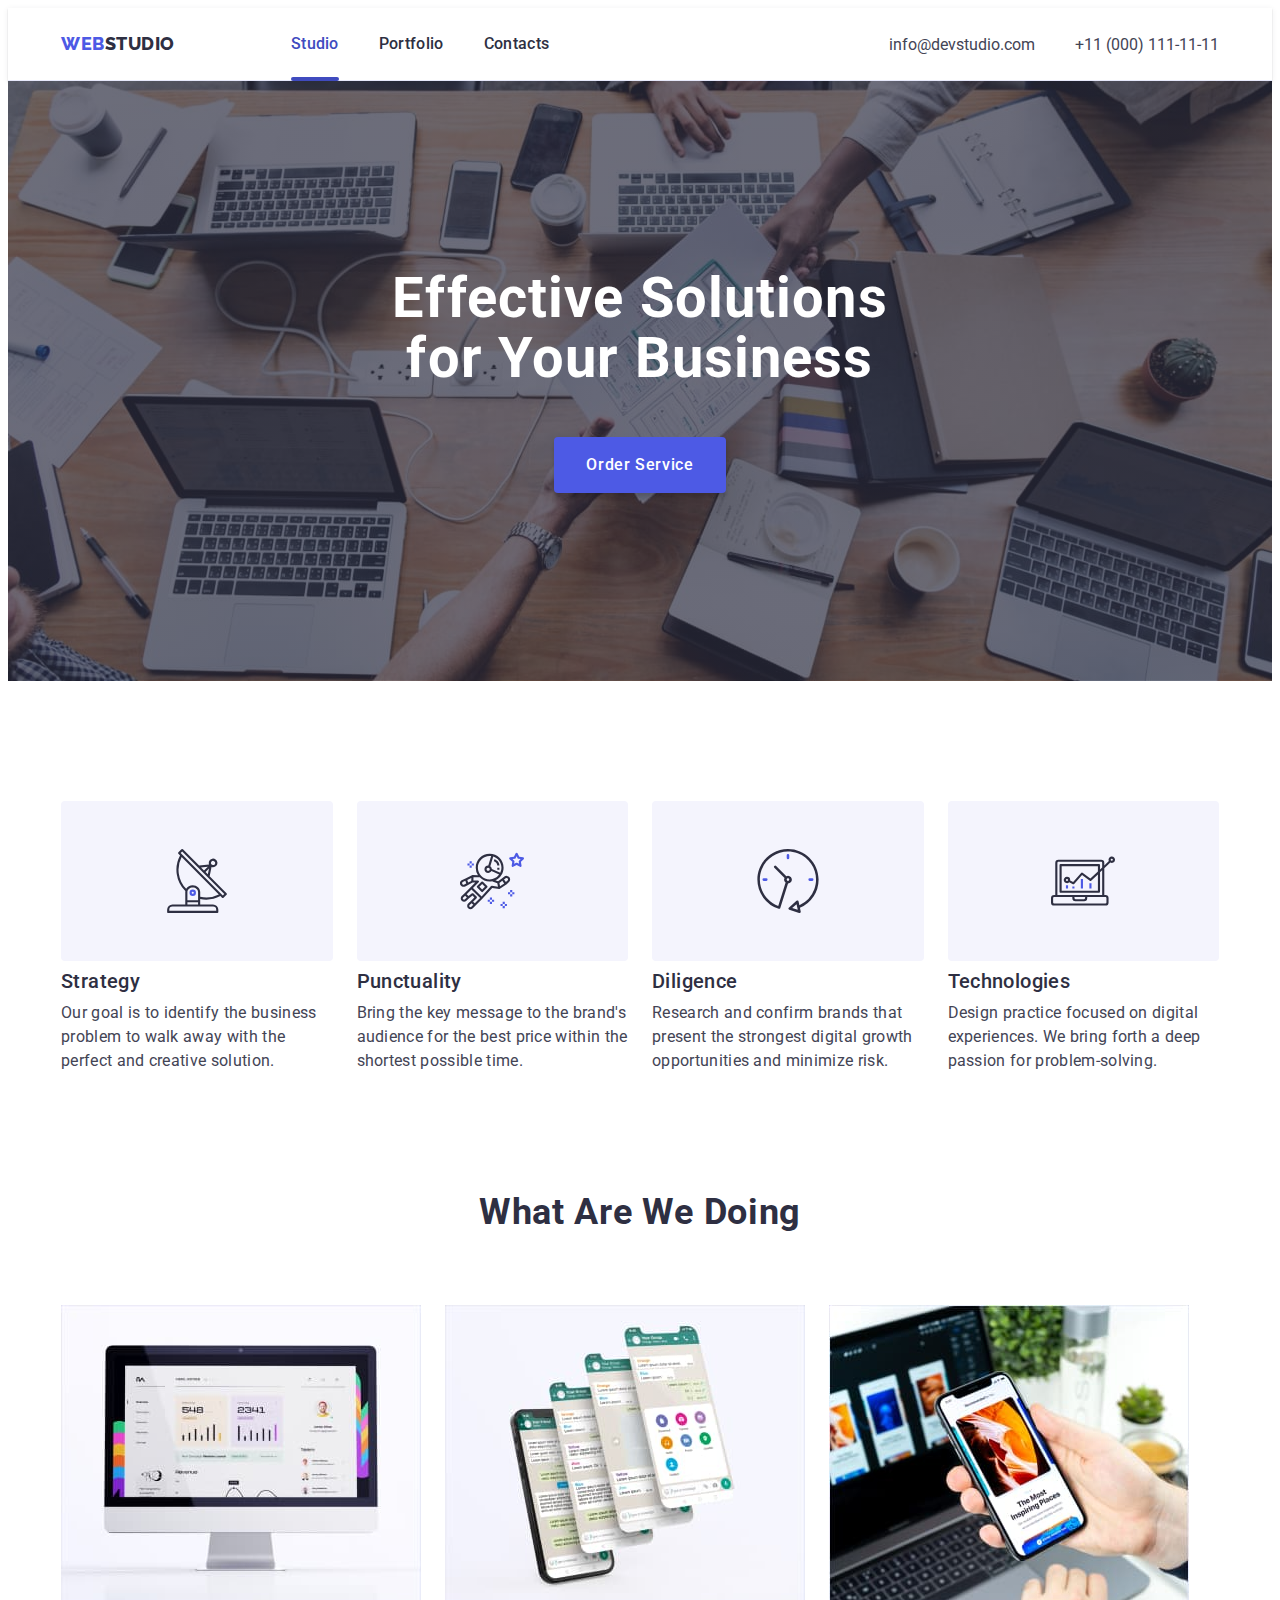
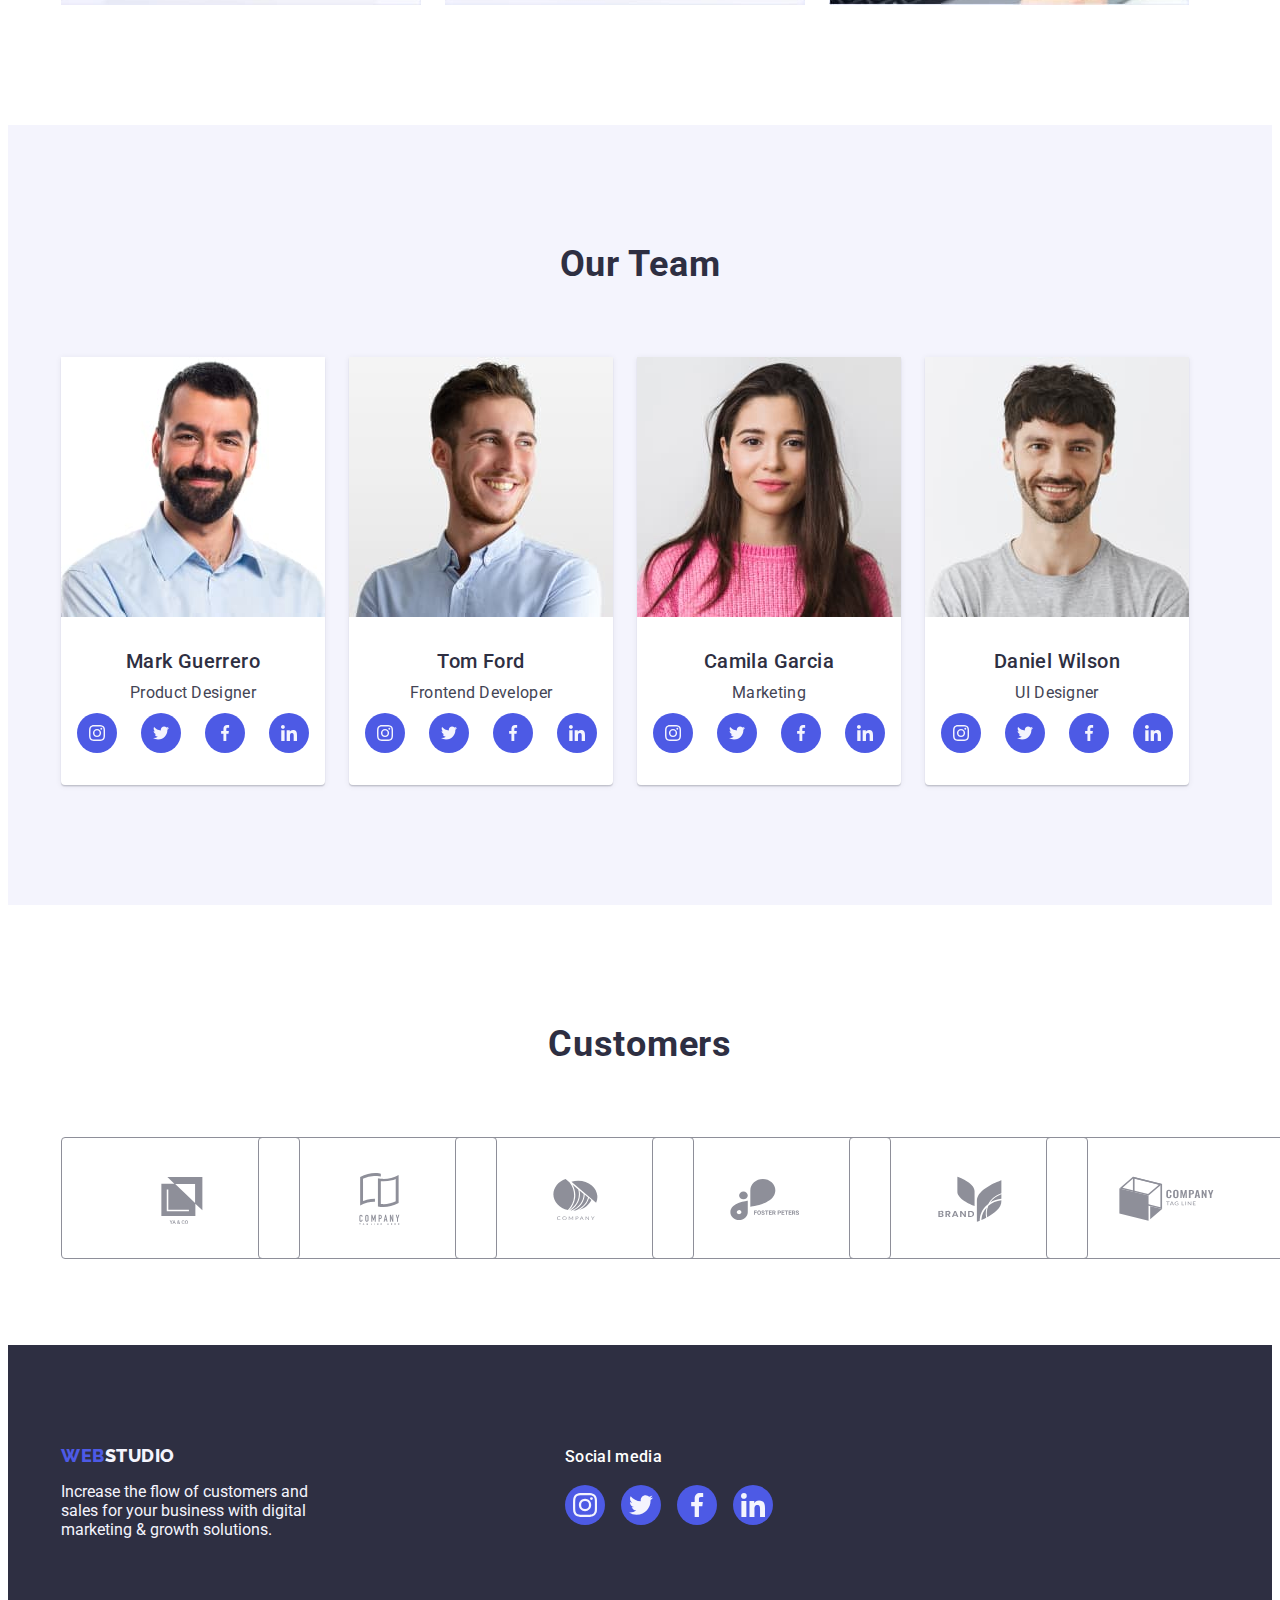
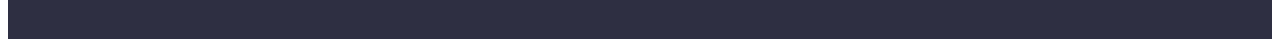
<file: index.html>
<!DOCTYPE html>
<html lang="en">
  <head>
    <meta charset="UTF-8" />
    <meta name="viewport" content="width=device-width, initial-scale=1.0" />
    <title>WebStudio</title>
    <link
      rel="stylesheet"
      href="https://cdnjs.cloudflare.com/ajax/libs/modern-normalize/2.0.0/modern-normalize.min.css"
      integrity="sha512-4xo8blKMVCiXpTaLzQSLSw3KFOVPWhm/TRtuPVc4WG6kUgjH6J03IBuG7JZPkcWMxJ5huwaBpOpnwYElP/m6wg=="
      crossorigin="anonymous"
      referrerpolicy="no-referrer"
    />
    <link rel="preconnect" href="https://fonts.googleapis.com" />
    <link rel="preconnect" href="https://fonts.gstatic.com" crossorigin />
    <link
      href="https://fonts.googleapis.com/css2?family=Raleway:wght@800&family=Roboto:wght@400;500;700;900&display=swap"
      rel="stylesheet"
    />
    <link rel="stylesheet" href="./css/styles.css" />
  </head>
  <body>
    <!-- Заголовок -->

    <header class="border">
      <div class="header-container container">
        <nav class="flex-header">
          <a href="./index.html" class="logo link"
            >Web<span class="logo-studio-header">Studio</span></a
          >
          <ul class="list flex-header">
            <li>
              <a href="./index.html" class="navigation link current">Studio</a>
            </li>
            <li>
              <a href="./portfolio.html" class="navigation link">Portfolio</a>
            </li>
            <li><a href="" class="navigation link">Contacts</a></li>
          </ul>
        </nav>
        <address class="address">
          <ul class="list flex-header">
            <li>
              <a href="mailto:info@devstudio.com" class="link-address link"
                >info@devstudio.com</a
              >
            </li>
            <li>
              <a href="tel:+110001111111" class="link-address link"
                >+11 (000) 111-11-11</a
              >
            </li>
          </ul>
        </address>
      </div>
    </header>

    <main>
      <section class="hero">
        <div class="container container-hero">
          <h1 class="hero-header">Effective Solutions for Your Business</h1>
          <button type="button" data-modal-open class="hero-button">
            Order Service
          </button>
        </div>
      </section>

      <!-- Переваги -->

      <section class="features">
        <div class="container">
          <h2 class="visually-hidden">Features</h2>
          <ul class="list features-flex">
            <li class="features-list-item">
              <div class="icons-fetures-container">
                <svg class="icons-features" width="64" height="64">
                  <use href="./images/icons.svg#icon-antenna"></use>
                </svg>
              </div>
              <h3 class="header-feature list-item">Strategy</h3>
              <p class="text">
                Our goal is to identify the business problem to walk away with
                the perfect and creative solution.
              </p>
            </li>
            <li class="features-list-item">
              <div class="icons-fetures-container">
                <svg class="icons-features" width="64" height="64">
                  <use href="./images/icons.svg#icon-astronaut"></use>
                </svg>
              </div>
              <h3 class="header-feature list-item">Punctuality</h3>
              <p class="text">
                Bring the key message to the brand's audience for the best price
                within the shortest possible time.
              </p>
            </li>
            <li class="features-list-item">
              <div class="icons-fetures-container">
                <svg class="icons-features" width="64" height="64">
                  <use href="./images/icons.svg#icon-clock"></use>
                </svg>
              </div>
              <h3 class="header-feature list-item">Diligence</h3>
              <p class="text">
                Research and confirm brands that present the strongest digital
                growth opportunities and minimize risk.
              </p>
            </li>
            <li class="features-list-item">
              <div class="icons-fetures-container">
                <svg class="icons-features" width="64" height="64">
                  <use href="./images/icons.svg#icon-diagram"></use>
                </svg>
              </div>
              <h3 class="header-feature list-item">Technologies</h3>
              <p class="text">
                Design practice focused on digital experiences. We bring forth a
                deep passion for problem-solving.
              </p>
            </li>
          </ul>
        </div>
      </section>

      <!-- Чим ми займаємось -->

      <section class="occupation-wrap">
        <div class="container">
          <h2 class="header-second occupation">What are we doing</h2>
          <ul class="list occupation-flex">
            <li class="occupation-flex">
              <img
                src="./images/Rectangle71-2.jpg"
                alt="Web Development"
                width="360"
              />
            </li>
            <li class="occupation-flex">
              <img
                src="./images/Rectangle71-1.jpg"
                alt="App Development"
                width="360"
              />
            </li>
            <li class="occupation-flex">
              <img
                src="./images/Rectangle71.jpg"
                alt="Web Design"
                width="360"
              />
            </li>
          </ul>
        </div>
      </section>

      <!-- Команда -->

      <section class="team">
        <div class="container">
          <h2 class="header-second team-header">Our Team</h2>
          <ul class="list team-flex">
            <li class="team-point">
              <img src="./images/img1.jpg" alt="Mark Guerrero" width="264" />
              <div class="team-item-container">
                <h3 class="header-feature team-item">Mark Guerrero</h3>
                <p class="text">Product Designer</p>

                <ul class="team-inside-list list">
                  <li class="team-inside-item">
                    <a href="" class="link team-inside-link">
                      <svg class="team-list-icons" width="16" height="16">
                        <use href="./images/icons.svg#icon-instagram"></use>
                      </svg>
                    </a>
                  </li>
                  <li class="team-inside-item">
                    <a href="" class="link team-inside-link">
                      <svg class="team-list-icons" width="16" height="16">
                        <use href="./images/icons.svg#icon-twitter"></use>
                      </svg>
                    </a>
                  </li>
                  <li class="team-inside-item">
                    <a href="" class="link team-inside-link">
                      <svg class="team-list-icons" width="16" height="16">
                        <use href="./images/icons.svg#icon-facebook"></use>
                      </svg>
                    </a>
                  </li>
                  <li class="team-inside-item">
                    <a href="" class="link team-inside-link">
                      <svg class="team-list-icons" width="16" height="16">
                        <use href="./images/icons.svg#icon-linkedin"></use>
                      </svg>
                    </a>
                  </li>
                </ul>
              </div>
            </li>
            <li class="team-point">
              <img src="./images/img4.jpg" alt="Tom Ford" width="264" />
              <div class="team-item-container">
                <h3 class="header-feature team-item">Tom Ford</h3>
                <p class="text">Frontend Developer</p>
                <ul class="team-inside-list list">
                  <li class="team-inside-item">
                    <a href="" class="link team-inside-link">
                      <svg class="team-list-icons" width="16" height="16">
                        <use href="./images/icons.svg#icon-instagram"></use>
                      </svg>
                    </a>
                  </li>
                  <li class="team-inside-item">
                    <a href="" class="link team-inside-link">
                      <svg class="team-list-icons" width="16" height="16">
                        <use href="./images/icons.svg#icon-twitter"></use>
                      </svg>
                    </a>
                  </li>
                  <li class="team-inside-item">
                    <a href="" class="link team-inside-link">
                      <svg class="team-list-icons" width="16" height="16">
                        <use href="./images/icons.svg#icon-facebook"></use>
                      </svg>
                    </a>
                  </li>
                  <li class="team-inside-item">
                    <a href="" class="link team-inside-link">
                      <svg class="team-list-icons" width="16" height="16">
                        <use href="./images/icons.svg#icon-linkedin"></use>
                      </svg>
                    </a>
                  </li>
                </ul>
              </div>
            </li>
            <li class="team-point">
              <img src="./images/img3.jpg" alt="Camila Garcia" width="264" />
              <div class="team-item-container">
                <h3 class="header-feature team-item">Camila Garcia</h3>
                <p class="text">Marketing</p>
                <ul class="team-inside-list list">
                  <li class="team-inside-item">
                    <a href="" class="link team-inside-link">
                      <svg class="team-list-icons" width="16" height="16">
                        <use href="./images/icons.svg#icon-instagram"></use>
                      </svg>
                    </a>
                  </li>
                  <li class="team-inside-item">
                    <a href="" class="link team-inside-link">
                      <svg class="team-list-icons" width="16" height="16">
                        <use href="./images/icons.svg#icon-twitter"></use>
                      </svg>
                    </a>
                  </li>
                  <li class="team-inside-item">
                    <a href="" class="link team-inside-link">
                      <svg class="team-list-icons" width="16" height="16">
                        <use href="./images/icons.svg#icon-facebook"></use>
                      </svg>
                    </a>
                  </li>
                  <li class="team-inside-item">
                    <a href="" class="link team-inside-link">
                      <svg class="team-list-icons" width="16" height="16">
                        <use href="./images/icons.svg#icon-linkedin"></use>
                      </svg>
                    </a>
                  </li>
                </ul>
              </div>
            </li>
            <li class="team-point">
              <img src="./images/img2.jpg" alt="Daniel Wilson" width="264" />
              <div class="team-item-container">
                <h3 class="header-feature team-item">Daniel Wilson</h3>
                <p class="text">UI Designer</p>
                <ul class="team-inside-list list">
                  <li class="team-inside-item">
                    <a href="" class="link team-inside-link">
                      <svg class="team-list-icons" width="16" height="16">
                        <use href="./images/icons.svg#icon-instagram"></use>
                      </svg>
                    </a>
                  </li>
                  <li class="team-inside-item">
                    <a href="" class="link team-inside-link">
                      <svg class="team-list-icons" width="16" height="16">
                        <use href="./images/icons.svg#icon-twitter"></use>
                      </svg>
                    </a>
                  </li>
                  <li class="team-inside-item">
                    <a href="" class="link team-inside-link">
                      <svg class="team-list-icons" width="16" height="16">
                        <use href="./images/icons.svg#icon-facebook"></use>
                      </svg>
                    </a>
                  </li>
                  <li class="team-inside-item">
                    <a href="" class="link team-inside-link">
                      <svg class="team-list-icons" width="16" height="16">
                        <use href="./images/icons.svg#icon-linkedin"></use>
                      </svg>
                    </a>
                  </li>
                </ul>
              </div>
            </li>
          </ul>
        </div>
      </section>

      <!-- Customers -->
      <section class="customers-container">
        <div class="container">
          <h2 class="header-second header-customers">Customers</h2>
          <ul class="customer-list list">
            <li class="customers-list-item">
              <a href="" class="customers-list-link link">
                <svg class="customers-item-icon" width="104" height="56">
                  <use href="./images/icons.svg#icon-logo1"></use>
                </svg>
              </a>
            </li>
            <li class="customers-list-item">
              <a href="" class="customers-list-link link">
                <svg class="customers-item-icon" width="104" height="56">
                  <use href="./images/icons.svg#icon-logo2"></use>
                </svg>
              </a>
            </li>
            <li class="customers-list-item">
              <a href="" class="customers-list-link link">
                <svg class="customers-item-icon" width="104" height="56">
                  <use href="./images/icons.svg#icon-logo3"></use>
                </svg>
              </a>
            </li>
            <li class="customers-list-item">
              <a href="" class="customers-list-link link">
                <svg class="customers-item-icon" width="104" height="56">
                  <use href="./images/icons.svg#icon-logo4"></use>
                </svg>
              </a>
            </li>
            <li class="customers-list-item">
              <a href="" class="customers-list-link link">
                <svg class="customers-item-icon" width="104" height="56">
                  <use href="./images/icons.svg#icon-logo5"></use>
                </svg>
              </a>
            </li>
            <li class="customers-list-item">
              <a href="" class="customers-list-link link">
                <svg class="customers-item-icon" width="104" height="56">
                  <use href="./images/icons.svg#icon-logo6"></use>
                </svg>
              </a>
            </li>
          </ul>
        </div>
      </section>
    </main>

    <footer class="footer">
      <div class="container footer-container">
        <div class="container-logo-footer">
          <a href="./index.html" class="logo link footer-logo"
            >Web<span class="logo-studio">Studio</span></a
          >
          <p class="text-footer">
            Increase the flow of customers and sales for your business with
            digital marketing & growth solutions.
          </p>
        </div>

        <div class="social-links-container">
          <p class="social-links">Social media</p>
          <ul class="social-links-list list">
            <li class="social-links-item">
              <a href="" class="link footer-social-link">
                <svg class="social-list-icons" width="24" height="24">
                  <use href="./images/icons.svg#icon-instagram"></use>
                </svg>
              </a>
            </li>
            <li class="social-links-item">
              <a href="" class="link footer-social-link">
                <svg class="social-list-icons" width="24" height="24">
                  <use href="./images/icons.svg#icon-twitter"></use>
                </svg>
              </a>
            </li>
            <li class="social-links-item">
              <a href="" class="link footer-social-link">
                <svg class="social-list-icons" width="24" height="24">
                  <use href="./images/icons.svg#icon-facebook"></use>
                </svg>
              </a>
            </li>
            <li class="social-links-item">
              <a href="" class="link footer-social-link">
                <svg class="social-list-icons" width="24" height="24">
                  <use href="./images/icons.svg#icon-linkedin"></use>
                </svg>
              </a>
            </li>
          </ul>
        </div>
      </div>
    </footer>

    <div class="backdrop is-hidden" data-modal>
      <div class="modal-window">
        <button type="button" class="modal-close-btn" data-modal-close>
          <svg class="modal-close-icon" width="8" height="8">
            <use href="./images/icons.svg#icon-close-modal"></use>
          </svg>
        </button>
      </div>
    </div>
    <script src="./js/modal.js"></script>
  </body>
</html>
</file>
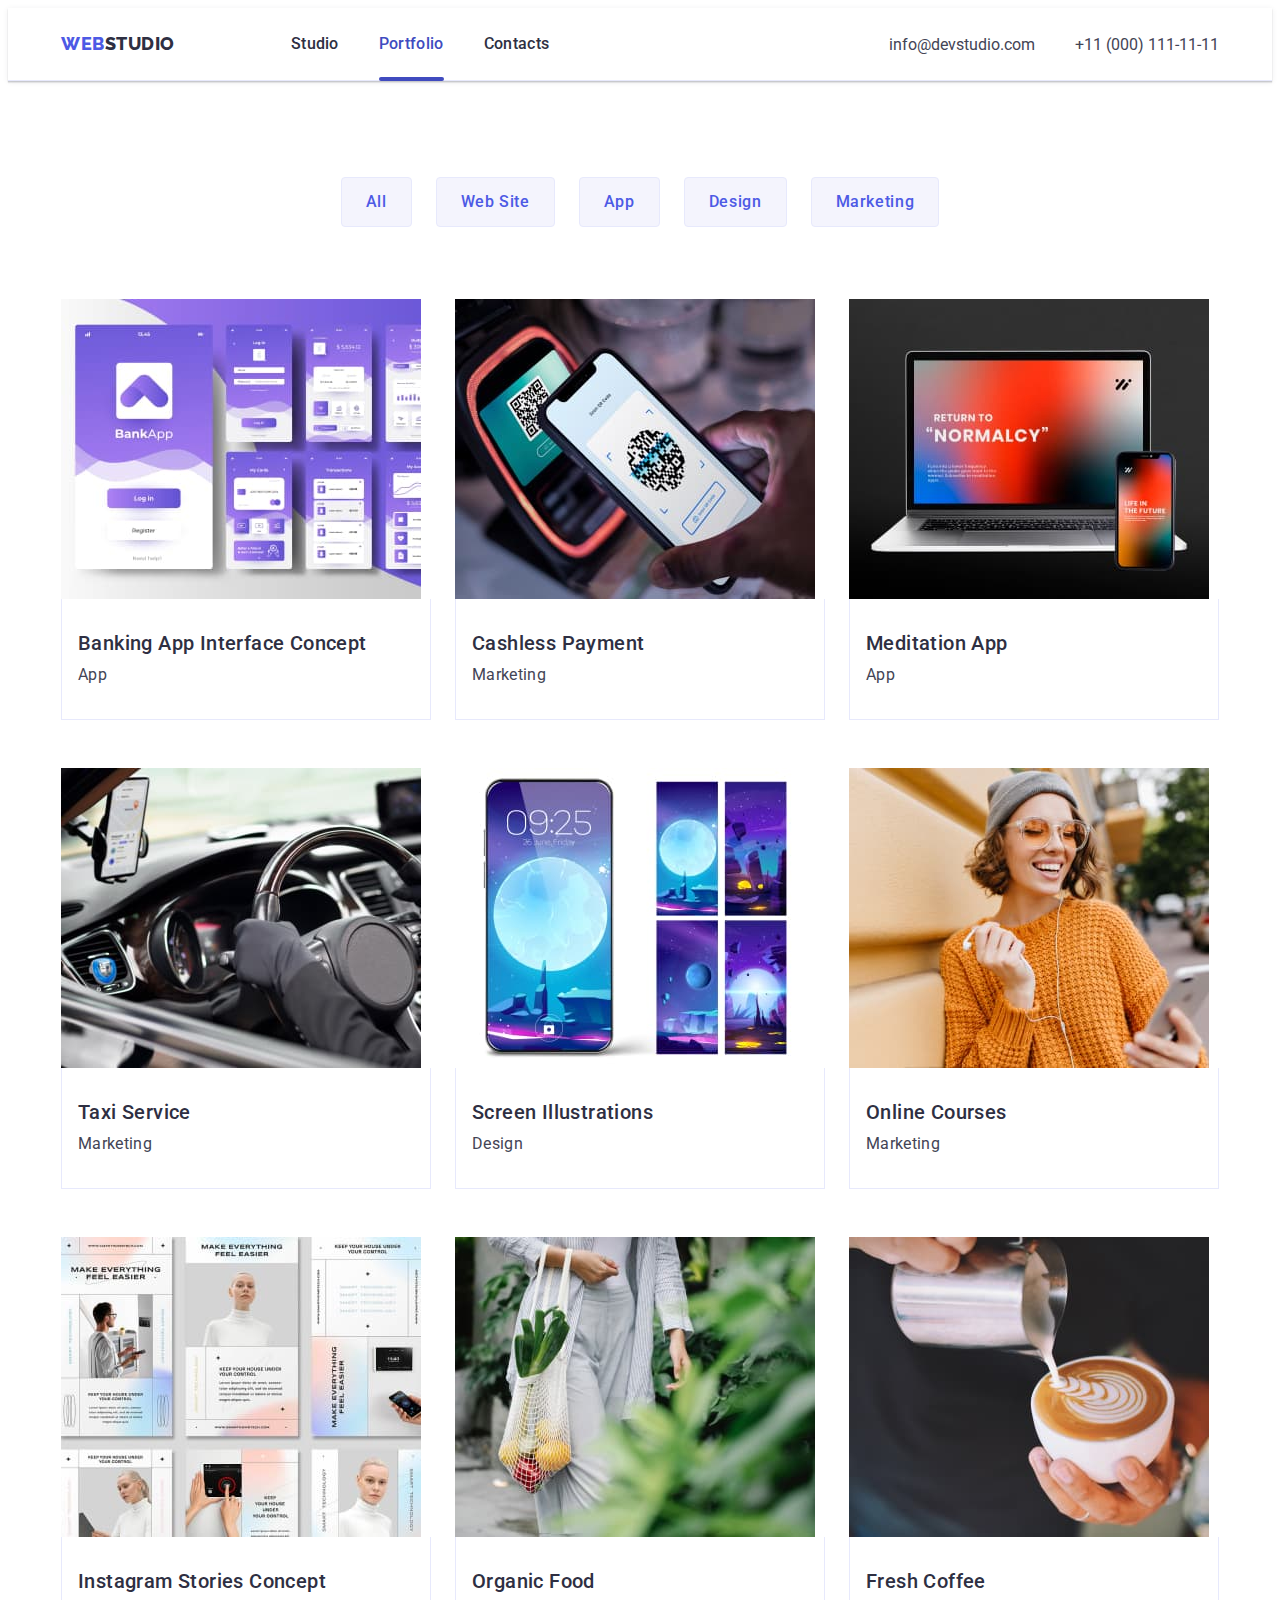
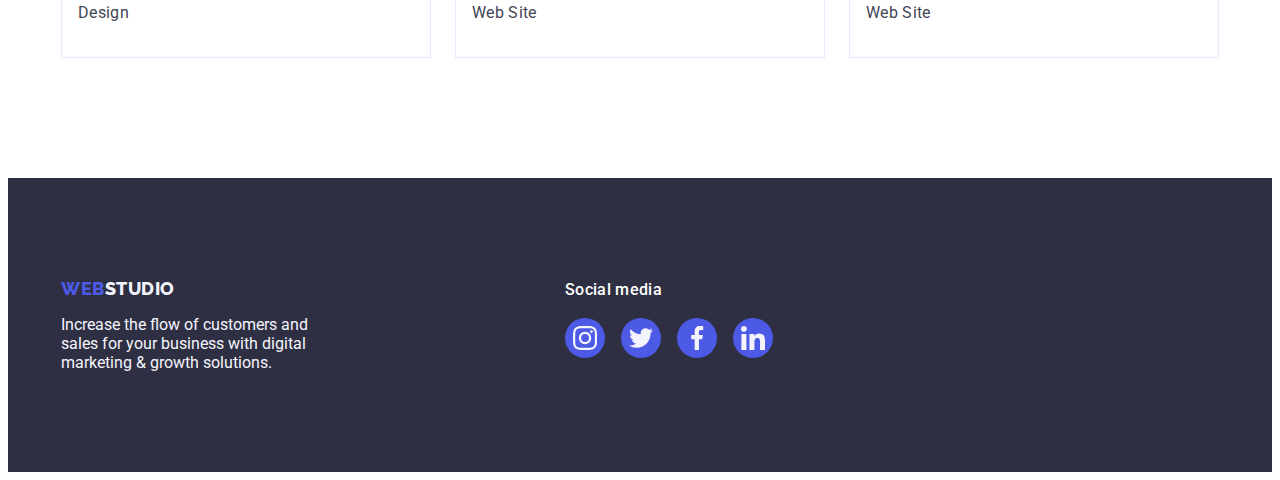
<file: portfolio.html>
<!DOCTYPE html>
<html lang="en">
  <head>
    <meta charset="UTF-8" />
    <meta name="viewport" content="width=device-width, initial-scale=1.0" />
    <title>Portfolio</title>
    <link
      rel="stylesheet"
      href="https://cdnjs.cloudflare.com/ajax/libs/modern-normalize/2.0.0/modern-normalize.min.css"
      integrity="sha512-4xo8blKMVCiXpTaLzQSLSw3KFOVPWhm/TRtuPVc4WG6kUgjH6J03IBuG7JZPkcWMxJ5huwaBpOpnwYElP/m6wg=="
      crossorigin="anonymous"
      referrerpolicy="no-referrer"
    />
    <link rel="preconnect" href="https://fonts.googleapis.com" />
    <link rel="preconnect" href="https://fonts.gstatic.com" crossorigin />
    <link
      href="https://fonts.googleapis.com/css2?family=Raleway:wght@800&family=Roboto:wght@400;500;700;900&display=swap"
      rel="stylesheet"
    />
    <link rel="stylesheet" href="./css/styles.css" />
  </head>
  <body>
    <header class="border">
      <div class="header-container container">
        <nav class="flex-header">
          <a href="./index.html" class="logo link"
            >Web<span class="logo-studio-header">Studio</span></a
          >
          <ul class="list flex-header">
            <li>
              <a href="./index.html" class="navigation link">Studio</a>
            </li>
            <li>
              <a href="./portfolio.html" class="navigation link current"
                >Portfolio</a
              >
            </li>
            <li><a href="" class="navigation link">Contacts</a></li>
          </ul>
        </nav>
        <address class="address">
          <ul class="list flex-header">
            <li>
              <a href="mailto:info@devstudio.com" class="link-address link"
                >info@devstudio.com</a
              >
            </li>
            <li>
              <a href="tel:+110001111111" class="link-address link"
                >+11 (000) 111-11-11</a
              >
            </li>
          </ul>
        </address>
      </div>
    </header>

    <main>
      <section class="projects">
        <div class="container">
          <h1 class="visually-hidden">Portfolio</h1>
          <!-- Navigation`s buttons -->
          <ul class="list btn-nav-flex">
            <li><button type="button" class="button-portfolio">All</button></li>
            <li>
              <button type="button" class="button-portfolio">Web Site</button>
            </li>
            <li><button type="button" class="button-portfolio">App</button></li>
            <li>
              <button type="button" class="button-portfolio">Design</button>
            </li>
            <li>
              <button type="button" class="button-portfolio">Marketing</button>
            </li>

            <!-- Plojects list -->
          </ul>
          <ul class="list projects-flex">
            <li class="projects-list-item">
              <a href="" class="link projects-list-link">
                <div class="card-wrapper">
                  <img
                    src="./images/bankimg.jpg"
                    alt="Interface of application"
                    width="360"
                  />

                  <p class="card-cover-text">
                    14 Stylish and User-Friendly App Design Concepts · Task
                    Manager App · Calorie Tracker App · Exotic Fruit Ecommerce
                    App · Cloud Storage App
                  </p>
                </div>
                <div class="projects-item-container">
                  <h2 class="header-feature projects-item-caption">
                    Banking App Interface Concept
                  </h2>
                  <p class="text-portfolio">App</p>
                </div></a
              >
            </li>
            <li class="projects-list-item">
              <a href="" class="link projects-list-link"
                ><div class="card-wrapper">
                  <img
                    src="./images/payment_img.jpg"
                    alt="Payment by phone"
                    width="360"
                  />

                  <p class="card-cover-text">
                    14 Stylish and User-Friendly App Design Concepts · Task
                    Manager App · Calorie Tracker App · Exotic Fruit Ecommerce
                    App · Cloud Storage App
                  </p>
                </div>
                <div class="projects-item-container">
                  <h2 class="header-feature projects-item-caption">
                    Cashless Payment
                  </h2>
                  <p class="text-portfolio">Marketing</p>
                </div></a
              >
            </li>
            <li class="projects-list-item">
              <a href="" class="link projects-list-link"
                ><div class="card-wrapper">
                  <img
                    src="./images/meditation.jpg"
                    alt="Application on desktop compu
                                ter and phone"
                    width="360"
                  />

                  <p class="card-cover-text">
                    14 Stylish and User-Friendly App Design Concepts · Task
                    Manager App · Calorie Tracker App · Exotic Fruit Ecommerce
                    App · Cloud Storage App
                  </p>
                </div>
                <div class="projects-item-container">
                  <h2 class="header-feature projects-item-caption">
                    Meditation App
                  </h2>
                  <p class="text-portfolio">App</p>
                </div></a
              >
            </li>
            <li class="projects-list-item">
              <a href="" class="link projects-list-link">
                <div class="card-wrapper">
                  <img
                    src="./images/taxi.jpg"
                    alt="Taxi driver with application"
                    width="360"
                  />

                  <p class="card-cover-text">
                    14 Stylish and User-Friendly App Design Concepts · Task
                    Manager App · Calorie Tracker App · Exotic Fruit Ecommerce
                    App · Cloud Storage App
                  </p>
                </div>
                <div class="projects-item-container">
                  <h2 class="header-feature projects-item-caption">
                    Taxi Service
                  </h2>
                  <p class="text-portfolio">Marketing</p>
                </div></a
              >
            </li>
            <li class="projects-list-item">
              <a href="" class="link projects-list-link"
                ><div class="card-wrapper">
                  <img
                    src="./images/illustration.jpg"
                    alt="Exempels of screen design"
                    width="360"
                  />

                  <p class="card-cover-text">
                    14 Stylish and User-Friendly App Design Concepts · Task
                    Manager App · Calorie Tracker App · Exotic Fruit Ecommerce
                    App · Cloud Storage App
                  </p>
                </div>
                <div class="projects-item-container">
                  <h2 class="header-feature projects-item-caption">
                    Screen Illustrations
                  </h2>
                  <p class="text-portfolio">Design</p>
                </div></a
              >
            </li>
            <li class="projects-list-item">
              <a href="" class="link projects-list-link">
                <div class="card-wrapper">
                  <img
                    src="./images/courses.jpg"
                    alt="Girl is listening courses"
                    width="360"
                  />

                  <p class="card-cover-text">
                    14 Stylish and User-Friendly App Design Concepts · Task
                    Manager App · Calorie Tracker App · Exotic Fruit Ecommerce
                    App · Cloud Storage App
                  </p>
                </div>
                <div class="projects-item-container">
                  <h2 class="header-feature projects-item-caption">
                    Online Courses
                  </h2>
                  <p class="text-portfolio">Marketing</p>
                </div></a
              >
            </li>
            <li class="projects-list-item">
              <a href="" class="link projects-list-link">
                <div class="card-wrapper">
                  <img
                    src="./images/stories.jpg"
                    alt="Exempels of Instagram stories design"
                    width="360"
                  />

                  <p class="card-cover-text">
                    14 Stylish and User-Friendly App Design Concepts · Task
                    Manager App · Calorie Tracker App · Exotic Fruit Ecommerce
                    App · Cloud Storage App
                  </p>
                </div>
                <div class="projects-item-container">
                  <h2 class="header-feature projects-item-caption">
                    Instagram Stories Concept
                  </h2>
                  <p class="text-portfolio">Design</p>
                </div></a
              >
            </li>
            <li class="projects-list-item">
              <a href="" class="link projects-list-link"
                ><div class="card-wrapper">
                  <img
                    src="./images/organic.jpg"
                    alt="Women with bag of organic food"
                    width="360"
                  />

                  <p class="card-cover-text">
                    14 Stylish and User-Friendly App Design Concepts · Task
                    Manager App · Calorie Tracker App · Exotic Fruit Ecommerce
                    App · Cloud Storage App
                  </p>
                </div>
                <div class="projects-item-container">
                  <h2 class="header-feature projects-item-caption">
                    Organic Food
                  </h2>
                  <p class="text-portfolio">Web Site</p>
                </div></a
              >
            </li>
            <li class="projects-list-item">
              <a href="" class="link projects-list-link">
                <div class="card-wrapper">
                  <img
                    src="./images/coffee.jpg"
                    alt="Proccese of making cappuccino"
                    width="360"
                  />

                  <p class="card-cover-text">
                    14 Stylish and User-Friendly App Design Concepts · Task
                    Manager App · Calorie Tracker App · Exotic Fruit Ecommerce
                    App · Cloud Storage App
                  </p>
                </div>
                <div class="projects-item-container">
                  <h2 class="header-feature projects-item-caption">
                    Fresh Coffee
                  </h2>
                  <p class="text-portfolio">Web Site</p>
                </div></a
              >
            </li>
          </ul>
        </div>
      </section>
    </main>

    <footer class="footer">
      <div class="container footer-container">
        <div class="container-logo-footer">
          <a href="./index.html" class="logo link footer-logo"
            >Web<span class="logo-studio">Studio</span></a
          >
          <p class="text-footer">
            Increase the flow of customers and sales for your business with
            digital marketing & growth solutions.
          </p>
        </div>

        <div class="social-links-container">
          <p class="social-links">Social media</p>
          <ul class="social-links-list list">
            <li class="social-links-item">
              <a href="" class="link footer-social-link">
                <svg class="social-list-icons" width="24" height="24">
                  <use href="./images/icons.svg#icon-instagram"></use>
                </svg>
              </a>
            </li>
            <li class="social-links-item">
              <a href="" class="link footer-social-link">
                <svg class="social-list-icons" width="24" height="24">
                  <use href="./images/icons.svg#icon-twitter"></use>
                </svg>
              </a>
            </li>
            <li class="social-links-item">
              <a href="" class="link footer-social-link">
                <svg class="social-list-icons" width="24" height="24">
                  <use href="./images/icons.svg#icon-facebook"></use>
                </svg>
              </a>
            </li>
            <li class="social-links-item">
              <a href="" class="link footer-social-link">
                <svg class="social-list-icons" width="24" height="24">
                  <use href="./images/icons.svg#icon-linkedin"></use>
                </svg>
              </a>
            </li>
          </ul>
        </div>
      </div>
    </footer>
  </body>
</html>
</file>
<file: css/styles.css>
/* Змінні */
:root {
  --slate: #434455;
  --navyblue: #2e2f42;
  --iris: #4d5ae5;
  --white: #fff;
  --cloud: #f4f4fd;
  --ocean: #404bbf;
  --cornflower: #e7e9fc;
  --light-slate: #8e8f99;
  --navyblue-modal: rgba(46, 47, 66, 0.4);
  --dairy: #fcfcfc;
  --green: #31d0aa;
}

/* Базові */
body {
  font-family: "Roboto", sans-serif;
  color: var(--slate);
  background: var(--white);
}
.link {
  text-decoration: none;
}
.list {
  list-style: none;
}
img {
  display: block;
  max-width: 100%;
}
h1,
h2,
h3,
p,
ul {
  margin: 0;
}
ul {
  padding: 0;
}
.container {
  max-width: 1158px;
  margin: 0 auto;
  padding-left: 15px;
  padding-right: 15px;
}

.visually-hidden {
  position: absolute;
  width: 1px;
  height: 1px;
  margin: -1px;
  border: 0;
  padding: 0;
  white-space: nowrap;
  clip-path: inset(100%);
  clip: rect(0 0 0 0);
  overflow: hidden;
}

/* Header */
.border {
  border-bottom: 1px solid var(--cornflower);
  box-shadow: 0px 2px 1px rgba(46, 47, 66, 0.08),
    0px 1px 1px rgba(46, 47, 66, 0.16), 0px 1px 6px rgba(46, 47, 66, 0.08);
}
.flex-header {
  display: flex;
  align-items: center;
  gap: 40px;
}
.header-container {
  display: flex;
  align-items: baseline;
  justify-content: space-between;
}
.logo {
  font-family: Raleway, sans-serif;
  font-size: 18px;
  font-weight: 800;
  line-height: 1.17;
  letter-spacing: 0.03em;
  text-transform: uppercase;
  color: var(--iris);
  margin-right: 76px;
}

.logo-studio-header {
  color: var(--navyblue);
}

.navigation {
  display: inline-block;
  font-weight: 500;
  font-size: 16px;
  line-height: 1.5;
  letter-spacing: 0.02em;
  color: var(--navyblue);
  text-decoration: none;
  padding: 24px 0;
  transition: color 250ms cubic-bezier(0.4, 0, 0.2, 1);
}
.navigation:hover,
.navigation:focus {
  color: var(--ocean);
}
.current {
  color: var(--ocean);
  position: relative;
}
.current::after {
  content: "";
  display: block;
  border-radius: 2px;
  background-color: var(--ocean);
  height: 4px;
  position: absolute;
  left: 0;
  right: 0;
  bottom: -1px;
}
.address {
  font-style: normal;
}
.link-address {
  transition: color 250ms cubic-bezier(0.4, 0, 0.2, 1);
  color: var(--slate);
}
.link-address:hover,
.link-address:focus {
  color: var(--ocean);
}

/* Hero */

.hero {
  background-color: var(--navyblue);
  background-image: linear-gradient(
      rgba(46, 47, 66, 0.7),
      rgba(46, 47, 66, 0.7)
    ),
    url(../images/hero-bg.jpg);
  background-repeat: no-repeat;
  text-align: center;
  padding: 188px 0;
  background-position: center;
  background-size: cover;
  max-width: 1440px;
  margin: 0 auto;
}

.hero-header {
  color: var(--white);

  font-size: 56px;
  font-weight: 700;
  line-height: 1.07;
  letter-spacing: 0.02em;
  margin-bottom: 48px;
  max-width: 496px;
  margin-left: auto;
  margin-right: auto;
}
.hero-button {
  display: block;
  min-width: 169px;
  height: 56px;
  border: none;
  color: var(--white);
  letter-spacing: 0.04em;
  background: var(--iris);
  font-family: "Roboto", sans-serif;
  font-weight: 500;
  font-size: 16px;
  line-height: 1.5;
  cursor: pointer;
  border-radius: 4px;
  box-shadow: 0px 4px 4px 0px rgba(0, 0, 0, 0.15);
  padding: 16px 32px;
  margin: 0 auto;
  transition: background-color 250ms cubic-bezier(0.4, 0, 0.2, 1);
}
.hero-button:hover,
.hero-button:focus {
  background-color: var(--ocean);
}

/* Features */
.features {
  padding: 120px 0;
}
.features-flex {
  display: flex;
  gap: 24px;
  justify-content: space-between;
}
.features-list-item {
  flex-basis: calc((100% - 72px) / 4);
}
.header-second {
  text-align: center;
  font-size: 36px;
  font-weight: 700;
  line-height: 1.11;
  letter-spacing: 0.02em;
  text-transform: capitalize;
  color: var(--navyblue);
}
.header-feature {
  font-weight: 500;
  line-height: 1.2;
  font-size: 20px;
  letter-spacing: 0.02em;
  color: var(--navyblue);
}
.header-feature.list-item {
  margin-bottom: 8px;
}

.text {
  color: var(--slate);
  line-height: 1.5;
  letter-spacing: 0.02em;
}

.icons-fetures-container {
  height: 112px;
  background-color: var(--cloud);
  border-radius: 4px;
  padding: 24px 100px;
  margin-bottom: 8px;
  display: flex;
  justify-content: center;
  align-items: center;
}
/* Occupation */
.occupation-wrap {
  padding-bottom: 120px;
}
.header-second.occupation {
  margin-bottom: 72px;
}
.list.occupation-flex {
  display: flex;
  gap: 24px;
}
.occupation-flex {
  flex-basis: calc((100%-48px) / 3);
}

/* Team */

.team-flex {
  display: flex;
  gap: 24px;
  flex-basis: calc((100%-72px) / 4);
}
.team {
  background: var(--cloud);
  padding-bottom: 120px;
  padding-top: 120px;
}
.team-header {
  margin-bottom: 72px;
}
.team-point {
  background-color: var(--white);
  text-align: center;
  border-radius: 0px 0px 4px 4px;
  box-shadow: 0px 2px 1px 0px rgba(46, 47, 66, 0.08),
    0px 1px 1px 0px rgba(46, 47, 66, 0.16),
    0px 1px 6px 0px rgba(46, 47, 66, 0.08);
}
.team-point:hover .team-inside-link {
  background-color: var(--ocean);
}

.team-inside-link:focus {
  background-color: var(--ocean);
}

.team-item-container {
  padding: 32px 0;
}
.header-feature.team-item {
  margin-bottom: 8px;
}
.team-inside-list {
  display: flex;
  gap: 24px;
  margin-top: 8px;
  justify-content: center;
}
.team-inside-item {
  width: 40px;
  height: 40px;
}
.team-inside-link {
  width: 100%;
  height: 100%;
  background-color: var(--iris);
  border-radius: 50%;
  display: flex;
  justify-content: center;
  align-items: center;
  transition: background-color 250ms cubic-bezier(0.4, 0, 0.2, 1);
}
.team-list-icons {
  fill: var(--cloud);
}

/* Customers */
.customers-container {
  padding: 120px 0;
  background-color: var(--white);
}
.header-customers {
  margin-bottom: 72px;
}
.customer-list {
  display: flex;
  justify-content: center;
  gap: 24px;
}
.customers-list-item {
  width: calc((100% - 120px) / 6);
  height: 88px;
}
.customers-list-link {
  width: 100%;
  height: 100%;
  border: 1px solid var(--light-slate);
  color: var(--light-slate);
  border-radius: 4px;
  padding: 16px 32px;
  display: flex;
  align-items: center;
  justify-content: center;
  color: var(--light-slate);
  transition: border-color 250ms cubic-bezier(0.4, 0, 0.2, 1),
    color 250ms cubic-bezier(0.4, 0, 0.2, 1);
}
.customers-item-icon {
  fill: currentColor;
}

.customers-list-link:hover,
.customers-list-link:focus {
  border-color: var(--ocean);
  color: var(--ocean);
}

/* Footer */
.footer-container {
  display: flex;
  gap: 120px;
  align-items: baseline;
}
.container-logo-footer {
  margin-right: 120px;
}
.logo-studio {
  color: var(--cloud);
}
.footer {
  background: var(--navyblue);
  padding: 100px 0;
}
.footer-logo {
  display: inline-block;
  margin-bottom: 16px;
}
.text-footer {
  color: var(--cloud);
  max-width: 264px;
}

.social-links {
  font-weight: 500;
  line-height: 1.5;
  letter-spacing: 0.02em;
  color: var(--white);
  font-size: 16px;
  margin-bottom: 16px;
}
.social-links-list {
  display: flex;
  gap: 16px;
}
.social-links-item {
  width: 40px;
  height: 40px;
}
.footer-social-link {
  width: 100%;
  height: 100%;
  background-color: var(--iris);
  border-radius: 50%;
  transition: background-color 250ms cubic-bezier(0.4, 0, 0.2, 1);
  display: flex;
  align-items: center;
  justify-content: center;
}
.footer-social-link:hover,
.footer-social-link:focus {
  background-color: var(--green);
}
.social-list-icons {
  fill: var(--cloud);
}

/* Modal window */
.backdrop {
  position: fixed;
  z-index: 100;
  left: 0;
  top: 0;
  width: 100%;
  height: 100%;
  overflow: auto;
  background-color: var(--navyblue-modal);
  transition: opacity 250ms cubic-bezier(0.4, 0, 0.2, 1),
    visibility 250ms cubic-bezier(0.4, 0, 0.2, 1);
}
.modal-window {
  position: absolute;
  top: 50%;
  left: 50%;
  transform: translate(-50%, -50%) scale(1);
  transition: transform 250ms cubic-bezier(0.4, 0, 0.2, 1);
  width: 408px;
  min-height: 584px;
  border-radius: 4px;
  background-color: var(--dairy);
  box-shadow: 0px 2px 1px 0px rgba(0, 0, 0, 0.2),
    0px 1px 3px 0px rgba(0, 0, 0, 0.12), 0px 1px 1px 0px rgba(0, 0, 0, 0.14);
}
.backdrop.is-hidden .modal-window {
  transform: translate(-50%, -50%) scale(0);
}
.modal-close-btn {
  width: 24px;
  height: 24px;
  display: flex;
  align-items: center;
  justify-content: center;
  padding: 0;
  cursor: pointer;
  background-color: var(--cornflower);
  border-radius: 50%;
  position: absolute;
  top: 24px;
  right: 24px;
  border: 1px solid rgba(0, 0, 0, 0.1);
  transition: background-color 250ms cubic-bezier(0.4, 0, 0.2, 1),
    border 250ms cubic-bezier(0.4, 0, 0.2, 1);
}
.modal-close-btn:hover,
.modal-close-btn:focus {
  background-color: var(--ocean);
  border: none;
}
.modal-close-icon {
  fill: var(--navyblue);
  position: absolute;
  top: 50%;
  left: 50%;
  transition: fill 250ms cubic-bezier(0.4, 0, 0.2, 1);
  transform: translate(-50%, -50%);
}
.modal-close-btn:hover .modal-close-icon,
.modal-close-btn:focus .modal-close-icon {
  fill: var(--white);
}
.is-hidden {
  visibility: hidden;
  opacity: 0;
  pointer-events: none;
}

/* Second page portfolio */
.projects {
  padding: 96px 0 120px 0;
}
.btn-nav-flex {
  display: flex;
  justify-content: center;
  gap: 24px;
  flex-basis: calc((100%-120px) / 5);
  margin-bottom: 72px;
}
.button-portfolio {
  color: var(--iris);
  text-align: center;
  font-weight: 500;
  letter-spacing: 0.04em;
  background: var(--cloud);
  font-family: "Roboto", sans-serif;
  font-size: 16px;
  line-height: 1.5;
  cursor: pointer;
  padding: 12px 24px;
  border: 1px solid var(--cornflower);
  border-radius: 4px;
  transition: color 250ms cubic-bezier(0.4, 0, 0.2, 1),
    background-color 250ms cubic-bezier(0.4, 0, 0.2, 1),
    border-color 250ms cubic-bezier(0.4, 0, 0.2, 1),
    box-shadow 250ms cubic-bezier(0.4, 0, 0.2, 1);
}

.button-portfolio:hover,
.button-portfolio:focus,
.button-portfolio:active {
  color: var(--white);
  background-color: var(--ocean);
  border-color: transparent;
  box-shadow: 0px 2px 2px 0px rgba(0, 0, 0, 0.12),
    0px 2px 1px 0px rgba(0, 0, 0, 0.08), 0px 3px 1px 0px rgba(0, 0, 0, 0.1);
}

/* Plojects list */

.projects-flex {
  display: flex;
  flex-wrap: wrap;
  row-gap: 48px;
  column-gap: 24px;
}
.projects-list-item {
  width: calc((100% - 48px) / 3);
}
.projects-list-link {
  display: block;
  transition: box-shadow 250ms cubic-bezier(0.4, 0, 0.2, 1);
}
.projects-list-link:hover,
.projects-list-link:focus {
  box-shadow: 0px 2px 1px 0px rgba(46, 47, 66, 0.08),
    0px 1px 1px 0px rgba(46, 47, 66, 0.16),
    0px 1px 6px 0px rgba(46, 47, 66, 0.08);
}
.projects-item-container {
  padding: 32px 16px;
  border: 1px solid var(--cornflower);
  border-top: none;
}
.projects-item-caption {
  margin-bottom: 8px;
}
.text-portfolio {
  font-size: 16px;
  line-height: 1.5;
  letter-spacing: 0.02em;
  color: var(--slate);
}

/* Cover */
.card-wrapper {
  position: relative;
  overflow: hidden;
}
.card-cover-text {
  color: var(--cloud);
  line-height: 1.5;
  letter-spacing: 0.02em;
  font-size: 16px;
  position: absolute;
  top: 0;
  left: 0;
  width: 100%;
  height: 100%;
  background-color: var(--iris);
  padding: 40px 32px;
  transition: transform 250ms cubic-bezier(0.4, 0, 0.2, 1);
  transform: translateY(100%);
}
.projects-list-link:hover .card-cover-text,
.projects-list-link:focus .card-cover-text {
  transform: translateY(0);
}
</file>
